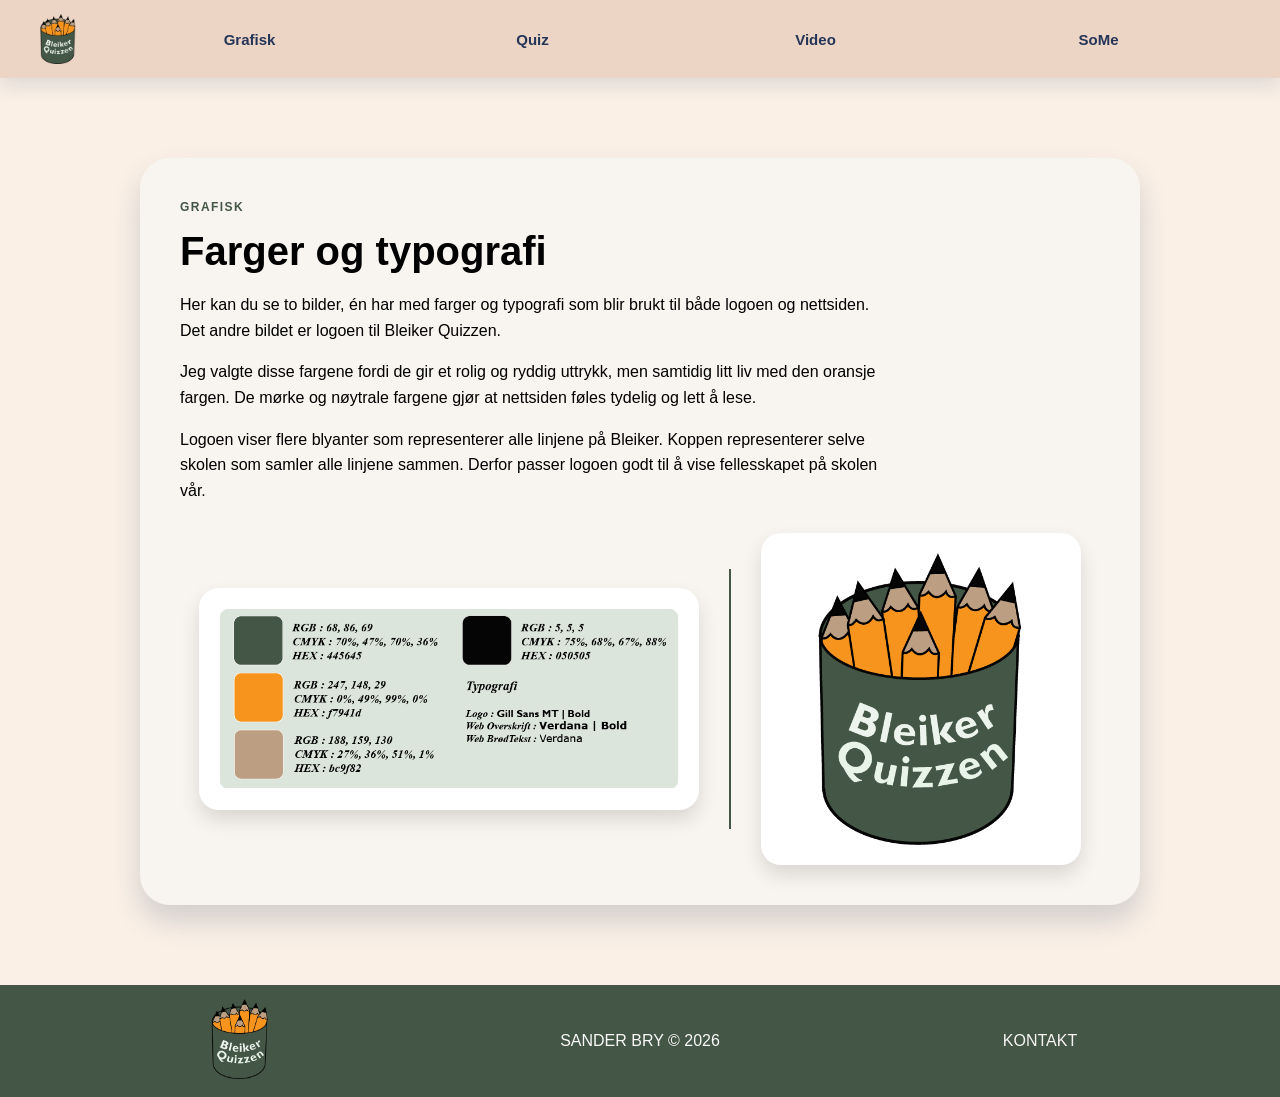
<file: HTML/grafisk.html>
<!DOCTYPE html>
<html lang="nb">
<head>
    <meta charset="UTF-8">
    <meta name="viewport" content="width=device-width, initial-scale=1.0">
    <title>Grafisk</title>
    <link rel="stylesheet" href="../CSS/styles.css">
</head>
<body>
    <section class="Navbar">
        <ul>
        <li><a href="../index.html"><img src="../Img/BleikerQuizzenLogo.png" alt="En kopp med flere blyanter, det står Bleiker Quizzen på den"></a></li>
        <li><a href="./grafisk.html">Grafisk</a></li>
        <li><a href="./quiz.html">Quiz</a></li>
        <li><a href="./video.html">Video</a></li>
        <li><a href="./SoMe.html">SoMe</a></li>
        </ul>
    </section>

    <section class="mainContent">

        <main class="grafiskSide">
            <section class="grafiskStorCard">
                <div class="grafiskSideTekst">
                    <p class="litenP">GRAFISK</p>
                    <h1>Farger og typografi</h1>
                    <p>
                        Her kan du se to bilder, én har med farger og typografi som blir brukt til både logoen og nettsiden. 
                        Det andre bildet er logoen til Bleiker Quizzen.
                    </p>
                    <p>
                        Jeg valgte disse fargene fordi de gir et rolig og ryddig uttrykk, men samtidig litt liv med den oransje fargen. 
                        De mørke og nøytrale fargene gjør at nettsiden føles tydelig og lett å lese.
                    </p>
                    <p>
                        Logoen viser flere blyanter som representerer alle linjene på Bleiker. 
                        Koppen representerer selve skolen som samler alle linjene sammen. 
                        Derfor passer logoen godt til å vise fellesskapet på skolen vår.
                    </p>
                </div>
                
                <div class="grafiskBilder">
                    <div class="grafiskBoks grafiskFargerBoks">
                        <img class="grafiskFargerBilde" src="../Img/BleikerQuizzenFargerSkrift.png" alt="Farger og typografi brukt i Bleiker Quizzen">
                    </div>
                    
                    <div class="grafiskLinje"></div>
                    
                    <div class="grafiskBoks grafiskLogoBoks">
                        <img class="grafiskLogoBilde" src="../Img/BleikerQuizzenLogo.png" alt="Logo til Bleiker Quizzen">
                    </div>
                </div>
            </section>
        </main>
    </section>
        
    <section class="footer">
        <ul>
            <li><a href="../index.html"><img src="../Img/BleikerQuizzenLogo.png" alt="En kopp med flere blyanter, det står Bleiker Quizzen på den"></a></li>
            <li><p>SANDER BRY © 2026</p></li>
            <li><a href="./kontakt.html">KONTAKT</a></li>
        </ul>
    </section>
</body>
</html>
</file>
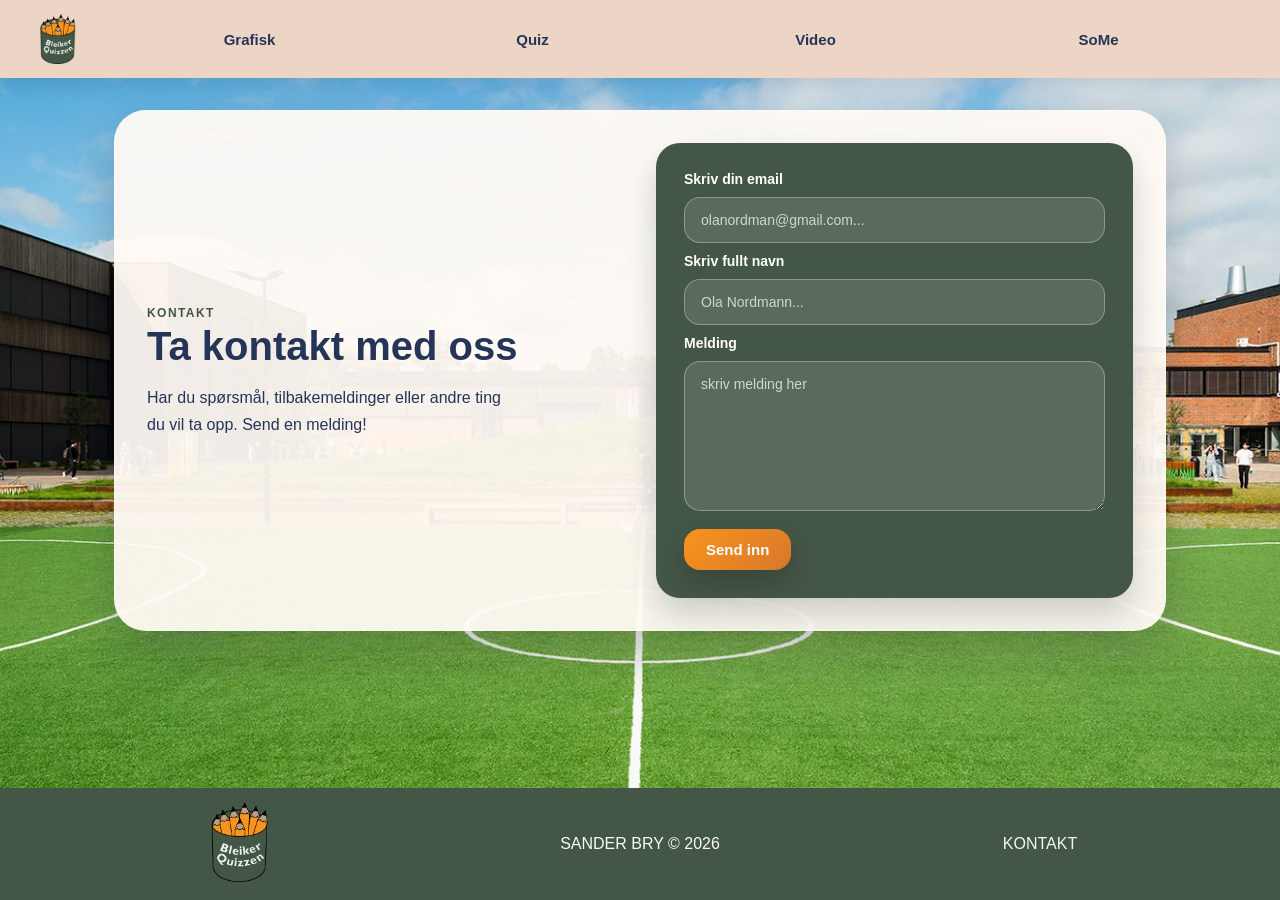
<file: HTML/kontakt.html>
<!DOCTYPE html>
<html lang="nb">
<head>
    <meta charset="UTF-8">
    <meta name="viewport" content="width=device-width, initial-scale=1.0">
    <title>KONTAKT OSS</title>
    <link rel="stylesheet" href="../CSS/styles.css">
</head>
<body class="kontaktBody">

    <section class="Navbar">
        <ul>
        <li><a href="../index.html"><img src="../Img/BleikerQuizzenLogo.png" alt="En kopp med flere blyanter, det står Bleiker Quizzen på den"></a></li>
        <li><a href="./grafisk.html">Grafisk</a></li>
        <li><a href="./quiz.html">Quiz</a></li>
        <li><a href="./video.html">Video</a></li>
        <li><a href="./SoMe.html">SoMe</a></li>
        </ul>
    </section>

    <main class="kontaktSide">
        <section class="kontaktCard">
            <div class="kontaktIntro">
                <p class="litenP">KONTAKT</p>
                <h1>Ta kontakt med oss</h1>
                <p>
                    Har du spørsmål, tilbakemeldinger eller andre ting du vil ta opp.
                    Send en melding!
                </p>
            </div>

            <form action="../index.html" class="kontaktForm">
                <label for="kontakt-email">Skriv din email</label>
                <input id="kontakt-email" type="email" name="email" placeholder="olanordman@gmail.com..." required>

                <label for="kontakt-name">Skriv fullt navn</label>
                <input id="kontakt-name" type="text" name="name" placeholder="Ola Nordmann..." required>

                <label for="kontakt-message">Melding</label>
                <textarea id="kontakt-message" name="message" rows="7" placeholder="skriv melding her" required></textarea>

                <button type="submit">Send inn</button>
            </form>
        </section>
    </main>

    <section class="footer">
        <ul>
            <li><a href="../index.html"><img src="../Img/BleikerQuizzenLogo.png" alt="En kopp med flere blyanter, det står Bleiker Quizzen på den"></a></li>
            <li><p>SANDER BRY © 2026</p></li>
            <li><a href="./kontakt.html">KONTAKT</a></li>
        </ul>
    </section>
</body>
</html>
</file>
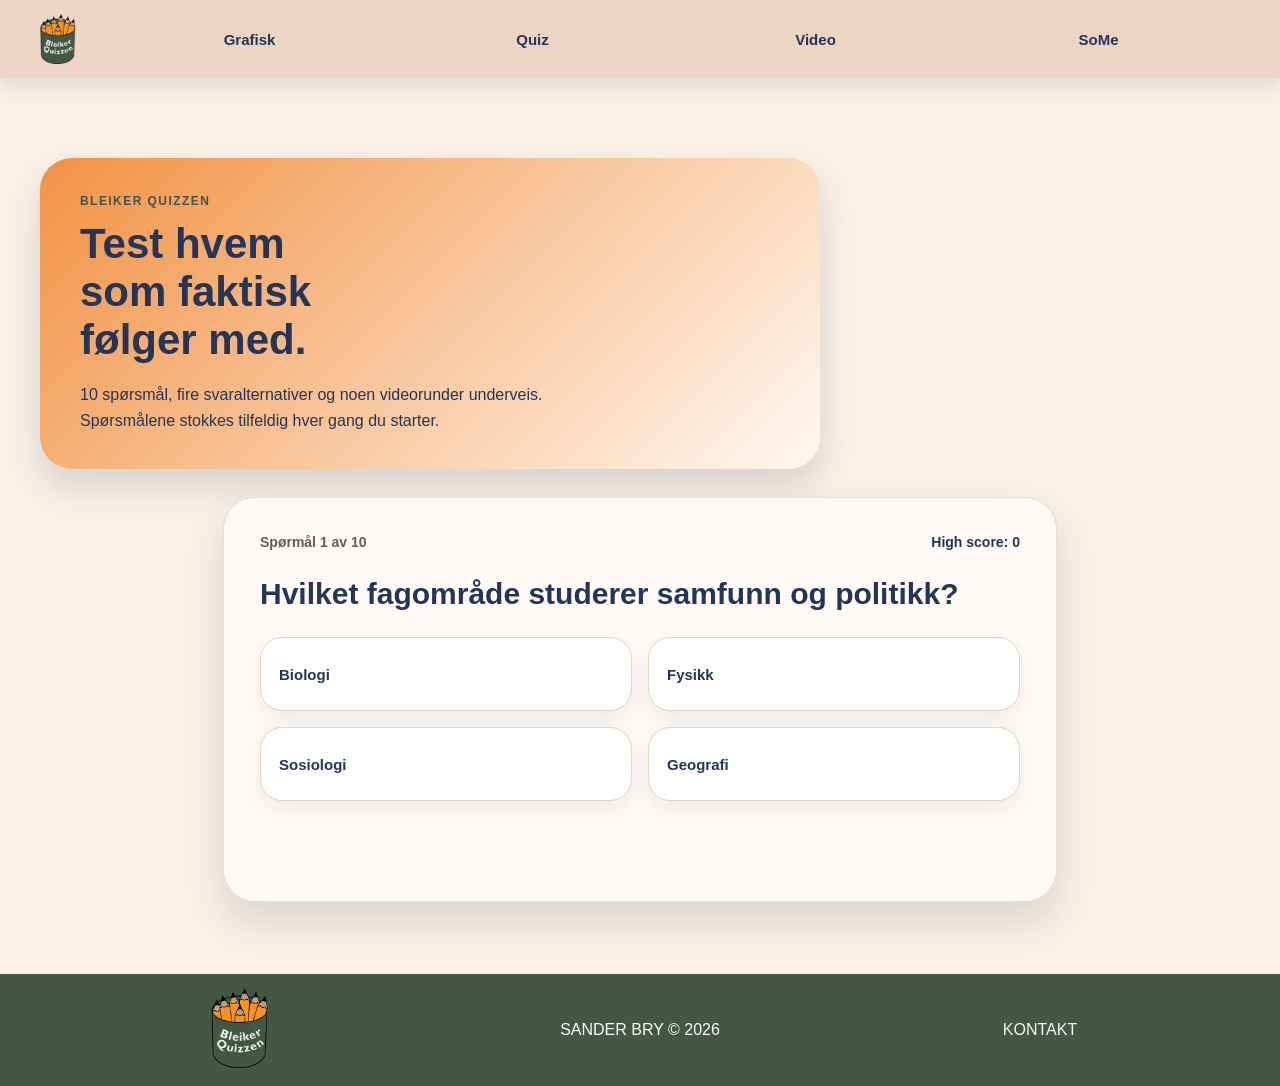
<file: HTML/quiz.html>
<!DOCTYPE html>
<html lang="nb">
<head>
    <meta charset="UTF-8">
    <meta name="viewport" content="width=device-width, initial-scale=1.0">
    <title>Bleiker Quiz</title>
    <link rel="stylesheet" href="../CSS/styles.css">
    <script src="../JavaScript/main.js" defer></script>
</head>
<body>
    
<section class="Navbar">
    <ul>
      <li><a href="../index.html"><img src="../Img/BleikerQuizzenLogo.png" alt="En kopp med flere blyanter, det står Bleiker Quizzen på den"></a></li>
      <li><a href="./grafisk.html">Grafisk</a></li>
      <li><a href="./quiz.html">Quiz</a></li>
      <li><a href="../HTML/video.html">Video</a></li>
      <li><a href="./SoMe.html">SoMe</a></li>
    </ul>
  </section>
 
  <main class="quizPage">
    <section class="quizHero">
      <div class="quizHeroText">
        <p class="litenP">BLEIKER QUIZZEN</p>
        <h1>Test hvem som faktisk følger med.</h1>
        <p class="quizIntro">
          10 spørsmål, fire svaralternativer og noen videorunder underveis.
          Spørsmålene stokkes tilfeldig hver gang du starter.
        </p>
      </div>
    </section>
 
    <section class="quizStage">
      <div class="quizCard" id="quiz-app">
        <div class="quizTop">
          <p class="quizProgress" id="quiz-progress">Spørsmål 1 av 10</p>
          <p class="quizScore" id="quiz-score">High score: 0</p>
        </div>
 
        <div id="questionContainer">
 
          <div class="quizMedia" id="video" style="display:none;"></div>
 
          <h2 class="quizQuestion" id="question">Laster spørsmål...</h2>
 
          <div class="quizAnswers" id="buttons"></div>
 
          <div class="quizFeedback" id="feedback" aria-live="polite"></div>
 
          <div class="quizActions">
            <div id="next"></div>
          </div>
 
        </div>
 
        <div id="summary" style="display:none; flex-direction:column; align-items:center;">
          <p id="totalScore"></p>
          <section class="leaderboard" aria-labelledby="leaderboard-title">
            <h3 id="leaderboard-title">Top 5</h3>
            <ol id="leaderboardList"></ol>
          </section>
        </div>
 
      </div>
    </section>
  </main>
 
  <section class="footer">
    <ul>
      <li><a href="../index.html"><img src="../Img/BleikerQuizzenLogo.png" alt="En kopp med flere blyanter, det står Bleiker Quizzen på den"></a></li>
      <li><p>SANDER BRY © 2026</p></li>
      <li><a href="./kontakt.html">KONTAKT</a></li>
    </ul>
  </section>
 
</body>
</html>
</file>
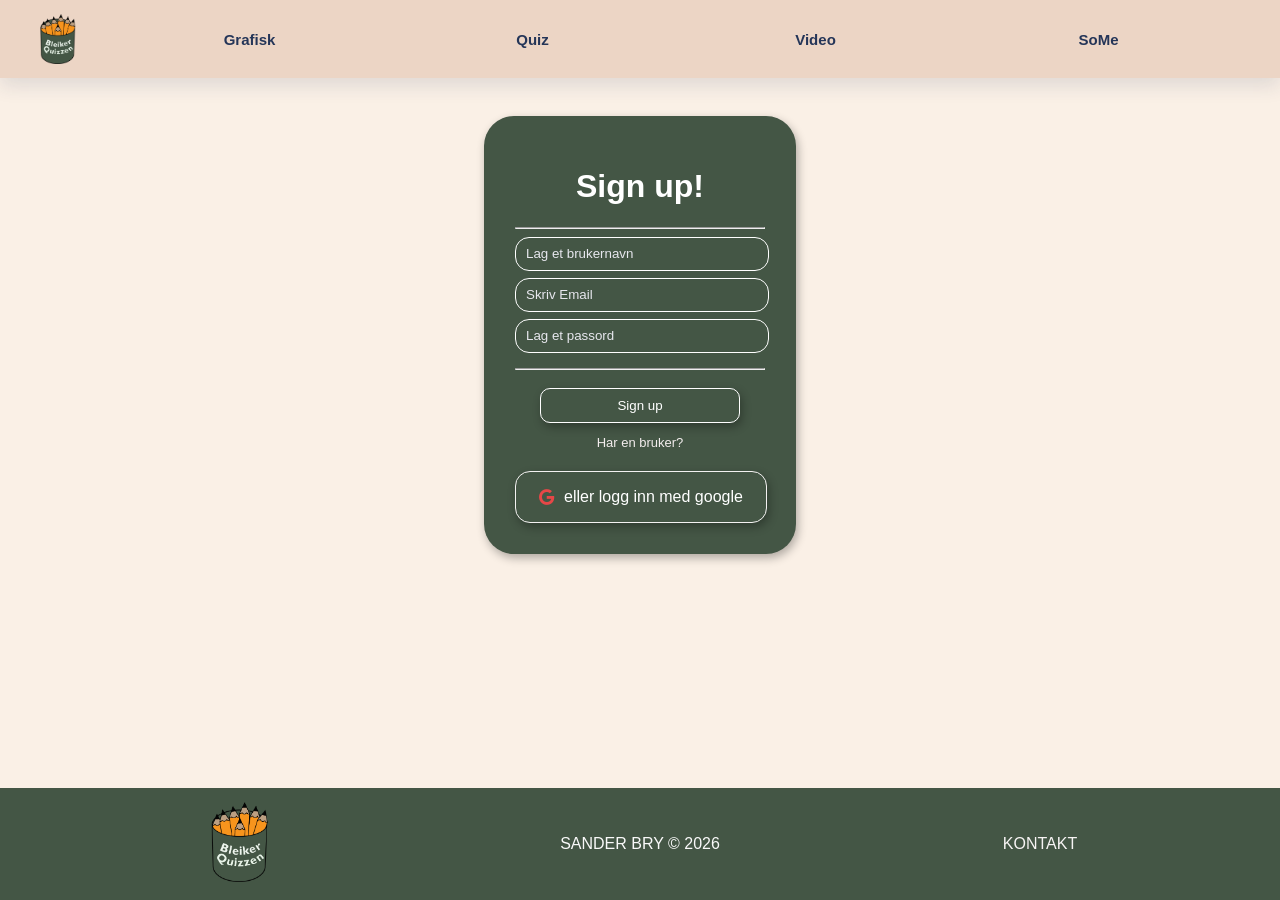
<file: HTML/registrer.html>
<!DOCTYPE html>
<html lang="en">
<head>
    <meta charset="UTF-8">
    <meta name="viewport" content="width=device-width, initial-scale=1.0">
    <title>Signup</title>
    <link rel="stylesheet" href="../CSS/styles.css">
    <link rel="stylesheet" href="https://cdnjs.cloudflare.com/ajax/libs/font-awesome/6.5.0/css/all.min.css">
    <script src="../JavaScript/login.js" defer></script>
</head>
<body>

  <section class="Navbar">
    <ul>
      <li><a href="../index.html"><img src="../Img/BleikerQuizzenLogo.png" alt="En kopp med flere blyanter, det står Bleiker Quizzen på den"></a></li>
      <li><a href="./grafisk.html">Grafisk</a></li>
      <li><a href="./HTML/quiz.html">Quiz</a></li>
      <li><a href="#videoCards">Video</a></li>
      <li><a href="#video-3">SoMe</a></li>
    </ul>
  </section>

    <div class="rememberLogInn" id="Signup">
      <h1>Sign up!</h1><hr>

      <form action="../index.html" class="loginForm">

        <label for="text">Skriv navnet ditt</label>
        <input type="text" name="username" placeholder="Lag et brukernavn" required>

        <label for="email">Skriv emailen din</label>
        <input type="email" name="email" placeholder="Skriv Email" required>

        <label for="password">Skriv passorde ditt</label>
        <input type="password" name="password" placeholder="Lag et passord" required>
        <hr>
        <button type="submit">Sign up</button>
      </form>
      
      <div class="forgot">
        <a href="../index.html">Har en bruker?</a>
      </div>

      <div class="sosialeLogin">
        <a href="#">
          <i class="fa-brands fa-google"></i>
          <p>eller logg inn med google</p>
        </a>
      </div>
    </div>

    <section class="footer">
        <ul>
            <li><a href="../index.html"><img src="../Img/BleikerQuizzenLogo.png" alt="En kopp med flere blyanter, det står Bleiker Quizzen på den"></a></li>
            <li><p>SANDER BRY © 2026</p></li>
            <li><a href="./kontakt.html">KONTAKT</a></li>
        </ul>
    </section>
</body>
</html>
</file>
<file: CSS/styles.css>
html {
    scroll-behavior: smooth;
}
 
body {
    width: 100%;
    min-height: 100vh;
    margin: 0;
    display: flex;
    flex-direction: column;
    background-color: #FAF0E6;
    font-family: Verdana, Geneva, Tahoma, sans-serif;
}
 
 
.Navbar {
    width: 100%;
    background-color: #ecd5c5;
    position: sticky;
    top: 0;
    z-index: 1000;
    box-shadow: 0 8px 18px rgba(36, 53, 88, 0.12);
}
 
.Navbar ul {
    display: flex;
    flex-direction: row;
    list-style: none;
    justify-content: space-between;
    align-items: center;
    width: min(1200px, calc(100% - 64px));
    margin: 0;
    padding: 14px 0;
    margin-inline: auto;
 
}
 
.Navbar li {
    display: flex;
    align-items: center;
    justify-content: center;
    flex: 1;
}
 
.Navbar li:first-child {
    justify-content: flex-start;
    flex: 0 0 auto;
    margin-right: 32px;
}
 
.Navbar li a {
    display: inline-flex;
    align-items: center;
    justify-content: center;
    font-family: Verdana, Geneva, Tahoma, sans-serif;
    font-size: 15px;
    font-weight: bold;
    color: #243558;
    text-decoration: none;
}
 
.Navbar img {
    height: 50px;
    width: auto;
}
 
 
.mainCards {
    display:flex;
    flex-direction: row;
}
 
.mainBanner h1 {
    font-family: Verdana, Geneva, Tahoma, sans-serif;
    font-weight: bold;
    font-size: 40px;
    margin-top: 0px;
}
 
.mainBanner p {
    font-family: Verdana, Geneva, Tahoma, sans-serif;
    font-size: 15px;
}

.mainBanner .litenP {
    font-size: 12px;
}
 
.mainBanner {
    border: 1px solid transparent;
    padding: 30px;
    width: 500px;
    height: 300px;
    border-radius: 30px;
    background: linear-gradient(to bottom left, #f7941d, rgb(250, 250, 253));
    box-shadow: 2px 4px 10px rgba(0, 0, 0, 0.3);
    margin: 70px 0px 100px 150px;
}
 
.quizBox {
    margin-top: 28px;
}
 
.quizBox a {
    display: inline-flex;
    align-items: center;
    justify-content: center;
    min-width: 80px;
    min-height: 42px;
    padding: 0 26px;
    text-decoration: none;
    color: white;
    border: 1px solid transparent;
    background: linear-gradient(135deg, #243558, #314a77);
    border-radius: 16px;
    font-family: Verdana, Geneva, Tahoma, sans-serif;
    font-size: 15px;
    font-weight: bold;
    letter-spacing: 0.02em;
    box-shadow: 0 12px 24px rgba(36, 53, 88, 0.22);
    transition: transform 0.2s ease, box-shadow 0.2s ease, background 0.2s ease;
}
 
.quizBox a:hover {
    transform: translateY(-2px);
    box-shadow: 0 16px 28px rgba(36, 53, 88, 0.28);
    background: linear-gradient(135deg, #1f2f4e, #3a5689);
}
 
#Signup {
    margin: 38px auto;
}

.rememberLogInn {
    border: 1px solid transparent;
    padding: 30px;
    width: 250px;
    height: fit-content;
    border-radius: 30px;
    background: #445645;
    box-shadow: 2px 4px 10px rgba(0, 0, 0, 0.3);
    margin: 70px 0px 100px 150px;
    text-align: center;
}
 
.rememberLogInn h1 {
    color: white;
}

.loginForm label {
    color: white;
    display: none;
}
 
.loginForm input {
    background-color: transparent;
    border-radius: 14px;
    width: 240px;
    height: 30px;
    border: 1px solid white;
    padding-left: 10px;
}
 
.loginForm input::placeholder {
    color: rgb(231, 231, 238);
}
 
.loginForm input:first-child {
    margin-top: 10px;
    margin-bottom: 10px;
}
 
.loginForm input {
    margin-bottom: 7px;
}
 
.loginForm button {
    color: white;
    width: 200px;
    height: 35px;
    border-radius: 10px;
    margin: 10px;
    background-color: transparent;
    border: 1px solid white;
    box-shadow: 2px 4px 10px rgba(0, 0, 0, 0.3);
}

.forgot a {
    text-decoration: none;
    color: rgb(243, 237, 237);
    font-size: 13px;
    margin: 5px;
}
 
.sosialeLogin a {
    width: 250px;
    background-color: transparent;
    display: flex;
    flex-direction: row;
    gap: 10px;
    align-items: center;
    border: 1px solid rgb(243, 241, 241);
    padding: 0px;
    justify-content: center;
    margin-top: 20px;
    box-shadow: 2px 4px 10px rgba(0, 0, 0, 0.3);
    border-radius: 15px;
    text-decoration: none;

}
 
.sosialeLogin p {
    color: white;
}
 
.fa-brands {
    height: fit-content;
    color: rgb(231, 71, 71);
}

.grafiskLink {
    width: 900px;
    margin: 0 auto;
    display: block;
    text-decoration: none;
    color: black;
}

.grafiskCard {
    width: 900px;
    display: flex;
    align-items: center;
    justify-content: space-between;
    gap: 40px;
    margin: 0 auto 150px;
    padding: 36px;
    border-radius: 30px;
    background-color: #f8f4ef;
    box-shadow: 0 16px 28px rgba(36, 53, 88, 0.18);
    transition: transform 0.2s ease, box-shadow 0.2s ease;
}

.grafiskCard:hover {
    transform: translateY(-4px);
    box-shadow: 0 18px 30px rgba(36, 53, 88, 0.24);
}

.grafiskTekst {
    width: 420px;
}

.grafiskTekst h2 {
    font-size: 34px;
    margin-bottom: 16px;
}

.grafiskTekst p {
    line-height: 1.6;
    margin-bottom: 26px;
}

.grafiskBilde img {
    width: 420px;
    display: block;
    border-radius: 20px;
    box-shadow: 0 12px 24px rgba(0, 0, 0, 0.18);
}

.grafiskSide {
    width: 1000px;
    margin: 0 auto;
    padding: 80px 0;
}

.grafiskStorCard {
    padding: 40px;
    border-radius: 30px;
    background-color: #f8f4ef;
    box-shadow: 0 16px 28px rgba(36, 53, 88, 0.18);
}

.grafiskSideTekst {
    width: 700px;
    margin-bottom: 30px;
}

.grafiskSideTekst h1 {
    margin: 10px 0 18px;
    font-size: 40px;
}

.grafiskSideTekst p {
    line-height: 1.6;
}

.grafiskBilder {
    display: flex;
    align-items: center;
    justify-content: center;
    gap: 30px;
}

.grafiskBoks {
    width: 360px;
    padding: 20px;
    background-color: white;
    border-radius: 20px;
    box-shadow: 0 10px 20px rgba(0, 0, 0, 0.12);
    box-sizing: border-box;
}

.grafiskBoks img {
    display: block;
    border-radius: 12px;
    margin: 0 auto;
}

.grafiskFargerBoks {
    width: 500px;
}

.grafiskLogoBoks {
    width: 320px;
}

.grafiskFargerBilde {
    width: 100%;
}

.grafiskLogoBilde {
    width: 75%;
}


.grafiskLinje {
    width: 2px;
    height: 260px;
    background-color: #445645;
}

.VideoCards h1 {
    margin-left: 50px;
}
 
.VideoCards p {
    width: 50ch;
}
 
.VideoCards li {
    list-style: none;
    background-color: rgb(253, 251, 251);
    margin-bottom: 30px;
    border: 1px solid white;
    width: fit-content;
    height: auto;
    padding: 40px;
    border-radius: 30px;
    box-shadow: 0 16px 28px rgba(36, 53, 88, 0.28);
 
}
 
.Video1, .Video2, .Video3{
    display: flex;
}
 
.Video1 video {
    height: 200px;
    margin-left: 100px;
}
 
.Video2 video {
    height: 200px;
    margin-left: 100px;
}
 
.Video3 video {
    height: 200px;
    margin-left: 100px;
}
.footer {
    background-color: #445645;
    margin-top: auto;
    position: relative;
    z-index: 10;
}
 
.footer ul {
    display: flex;
    flex-direction: row;
    list-style: none;
    justify-content: space-evenly;
    align-items: center;
    width: min(1200px, calc(100% - 64px));
    margin: 0 auto;
    padding: 14px 0;
}
 
.footer li {
    display: flex;
    align-items: center;
    justify-content: center;
    flex: 1;
    text-align: center;
}
 
.footer img {
    height: 80px;
    width: auto;
}
 
.footer a {
    text-decoration: none;
    color: rgb(247, 244, 244);
}
 
.footer p {
    color: rgb(249, 249, 249);  
}
.quizPage {
    width: min(1200px, calc(100% - 48px));
    margin: 0 auto;
    padding: 48px 0 72px;
}
 
.quizHero {
    margin: 32px 0 28px;
}
 
.quizHeroText {
    max-width: 700px;
    padding: 36px 40px;
    border-radius: 32px;
    background: linear-gradient(135deg, rgba(241, 141, 59, 0.95), rgba(255, 248, 241, 0.98));
    box-shadow: 0 18px 34px rgba(36, 53, 88, 0.16);
}
 
.quizEyebrow,
.quizIntro,
.quizProgress,
.quizFeedback,
#buttons button,
.quizRestartBtn,
#next button {
    font-family: Verdana, Geneva, Tahoma, sans-serif;
}
 
.quizEyebrow {
    margin: 0 0 10px;
    font-size: 12px;
    font-weight: bold;
    letter-spacing: 0.12em;
    color: #445645;
}
 
.quizHeroText h1,
.quizQuestion {
    margin: 0;
    font-family: Verdana, Geneva, Tahoma, sans-serif;
    color: #243558;
}
 
.quizHeroText h1 {
    font-size: 42px;
    max-width: 12ch;
}
 
.quizIntro {
    max-width: 52ch;
    margin: 18px 0 0;
    color: #243558;
    line-height: 1.6;
}
 
.quizStage {
    display: flex;
    justify-content: center;
}
 
.quizCard {
    width: min(760px, 100%);
    padding: 36px;
    border-radius: 32px;
    background: #fffaf5;
    box-shadow: 0 20px 38px rgba(36, 53, 88, 0.14);
    border: 1px solid rgba(236, 213, 197, 0.8);
}
 
.quizTop {
    display: flex;
    justify-content: space-between;
    align-items: center;
    gap: 16px;
    margin-bottom: 24px;
}
 
.quizProgress {
    margin: 0;
    font-size: 14px;
    color: #6c5b4f;
    font-weight: bold;
}

.quizScore {
    margin: 0;
    font-family: Verdana, Geneva, Tahoma, sans-serif;
    font-size: 14px;
    color: #243558;
    font-weight: bold;
}
 
.quizRestartBtn,
#next button {
    min-height: 44px;
    border: 0;
    border-radius: 16px;
    padding: 0 22px;
    background: linear-gradient(135deg, #243558, #314a77);
    color: white;
    font-size: 15px;
    font-weight: bold;
    box-shadow: 0 12px 24px rgba(36, 53, 88, 0.18);
    cursor: pointer;
    transition: transform 0.2s ease, opacity 0.2s ease;
}
 
.quizRestartBtn:hover,
#next button:hover {
    transform: translateY(-2px);
}
 
.quizMedia {
    margin-bottom: 24px;
}
 
.quizMedia video,
#video video {
    width: 100%;
    max-height: 360px;
    border-radius: 22px;
    background-color: #ddd4cb;
    object-fit: cover;
}
 
.quizQuestion {
    font-size: 30px;
    line-height: 1.3;
    margin-bottom: 24px;
}
 
.quizAnswers,
#buttons {
    display: grid;
    grid-template-columns: repeat(2, minmax(0, 1fr));
    gap: 16px;
}
 
#buttons button {
    min-height: 74px;
    padding: 16px 18px;
    border: 1px solid #e4d2c3;
    border-radius: 22px;
    background: white;
    color: #243558;
    text-align: left;
    font-size: 15px;
    font-weight: bold;
    cursor: pointer;
    box-shadow: 0 10px 24px rgba(36, 53, 88, 0.08);
    transition: transform 0.2s ease, border-color 0.2s ease, box-shadow 0.2s ease;
}
 
#buttons button:hover:not(:disabled) {
    transform: translateY(-2px);
    border-color: #f18d3b;
    box-shadow: 0 14px 28px rgba(36, 53, 88, 0.12);
}
 
#buttons button:disabled {
    cursor: default;
}
 
#buttons button.correct {
    background-color: #e8f4e7;
    border-color: #6c9a6d;
    color: #2b5b2c;
}
 
#buttons button.wrong {
    background-color: #fde8e4;
    border-color: #d27b6e;
    color: #8b3d33;
}
 
.quizFeedback {
    min-height: 24px;
    margin: 22px 0 0;
    font-size: 14px;
    font-weight: bold;
    color: #243558;
}
 
.quizActions {
    display: flex;
    justify-content: flex-end;
    margin-top: 18px;
}
 
#totalScore {
    font-family: Verdana, Geneva, Tahoma, sans-serif;
    font-size: 20px;
    font-weight: bold;
    color: #243558;
    text-align: center;
    padding: 24px;
}

.leaderboard {
    width: min(420px, 100%);
    margin-top: 8px;
    padding: 24px;
    border-radius: 24px;
    background: white;
    border: 1px solid #e4d2c3;
    box-shadow: 0 10px 24px rgba(36, 53, 88, 0.08);
}

.leaderboard h3 {
    margin: 0 0 16px;
    font-family: Verdana, Geneva, Tahoma, sans-serif;
    color: #243558;
    text-align: center;
}

#leaderboardList {
    margin: 0;
    padding-left: 24px;
    font-family: Verdana, Geneva, Tahoma, sans-serif;
    color: #243558;
}

#leaderboardList li {
    display: flex;
    justify-content: space-between;
    align-items: center;
    gap: 16px;
    padding: 10px 0;
    border-bottom: 1px solid #f0e3d8;
}

#leaderboardList li:last-child {
    border-bottom: 0;
}
 

.kontaktBody {
    height: 100%;
    min-height: 100vh;
    background-image: url(../Img/KontaktBakgrunn.jpg);
    background-position: center;
    background-size: cover;
    background-repeat: no-repeat;
    position: relative;
}

.kontaktBody::before {
    position: absolute;
    inset: 0;
    background: linear-gradient(135deg, rgba(20, 31, 51, 0.64), rgba(68, 86, 69, 0.38));
}

.kontaktSide {
    position: relative;
    z-index: 1;
    width: min(100%, 1100px);
    margin: 0 auto;
    padding: 32px 24px;
    box-sizing: border-box;
}

.kontaktCard {
    display: grid;
    grid-template-columns: 1fr 1fr;
    gap: 32px;
    align-items: stretch;
    padding: 32px;
    border-radius: 32px;
    background: rgba(255, 250, 245, 0.94);
    box-shadow: 0 24px 48px rgba(18, 29, 47, 0.24);
    border: 1px solid rgba(255, 255, 255, 0.4);
}

.kontaktIntro {
    display: flex;
    flex-direction: column;
    justify-content: center;
    color: #243558;
}

.litenP {
    margin: 0 0 12px;
    font-size: 12px;
    font-weight: bold;
    letter-spacing: 0.12em;
    color: #445645;
}

.kontaktIntro h1 {
    margin: 0 0 16px;
    font-size: 40px;
    line-height: 1.1;
}

.kontaktIntro p {
    margin: 0;
    line-height: 1.7;
    max-width: 42ch;
}

.kontaktForm {
    display: flex;
    flex-direction: column;
    gap: 10px;
    padding: 28px;
    border-radius: 24px;
    background: #445645;
    box-shadow: 0 16px 30px rgba(18, 29, 47, 0.18);
}

.kontaktForm label {
    color: white;
    font-size: 14px;
    font-weight: bold;
}

.kontaktForm input,
.kontaktForm textarea {
    width: 100%;
    box-sizing: border-box;
    padding: 14px 16px;
    border-radius: 16px;
    border: 1px solid rgba(255, 255, 255, 0.3);
    background: rgba(255, 255, 255, 0.12);
    color: white;
    font-family: Verdana, Geneva, Tahoma, sans-serif;
    font-size: 14px;
    outline: none;
}

.kontaktForm input::placeholder,
.kontaktForm textarea::placeholder {
    color: rgba(255, 255, 255, 0.72);
}

.kontaktForm textarea {
    min-height: 150px;
    resize: vertical;
}

.kontaktForm input:focus,
.kontaktForm textarea:focus {
    border-color: #f7941d;
    box-shadow: 0 0 0 3px rgba(241, 141, 59, 0.2);
}

.kontaktForm button {
    width: fit-content;
    margin-top: 8px;
    padding: 12px 22px;
    border: 0;
    border-radius: 16px;
    background: linear-gradient(135deg, #f7941d, #d9772c);
    color: white;
    font-family: Verdana, Geneva, Tahoma, sans-serif;
    font-size: 15px;
    font-weight: bold;
    cursor: pointer;
    box-shadow: 0 12px 24px rgba(0, 0, 0, 0.18);
    transition: 0.1s;
}

.kontaktForm button:hover {
    transform: translateY(-2px);
}

.mainCard {
    width: 100%;
    padding-bottom: 80px;
}

.textHero {
    margin: 100px auto;
    max-width: 700px;
    padding: 36px 40px;
    border-radius: 32px;
    background: linear-gradient(135deg, rgba(241, 141, 59, 0.95), rgba(255, 248, 241, 0.98));
    box-shadow: 0 18px 34px rgba(36, 53, 88, 0.16);
}

.fullVideo {
    width: 1000px;
    margin: 0 auto;
    display: flex;
    flex-direction: row;
    gap: 32px;
}

.fullVersjon video {
    width: 100%;
    border-radius: 30px;
    display: block;
}

.fullVersjon {
    display: flex;
    flex-direction: column;
    align-items: flex-start;
    justify-content: flex-start;
    flex: 2;
    background-color: rgb(253, 251, 251);
    padding: 28px;
    border-radius: 30px;
    box-shadow: 0 16px 28px rgba(36, 53, 88, 0.28);
}

.SoMeInnhold video {
    width: 100%;
    max-width: 230px;
    border-radius: 30px;
    display: block;
}

.SoMeInnhold {
    display: flex;
    flex-direction: column;
    align-items: center;
    justify-content: flex-start;
    flex: 1;
    background-color: rgb(253, 251, 251);
    padding: 28px;
    border-radius: 30px;
    box-shadow: 0 16px 28px rgba(36, 53, 88, 0.18);
}

.fullVersjon h1 {
    margin: 0 0 18px;
    color: #243558;
}

.quizHero {
    margin: 32px 0 28px;
}
 
.mainContent {
    width: 100%;
}

.SoMeSide {
    width: min(1000px, calc(100% - 32px));
    margin: 0 auto;
    padding: 80px 0;
}

.SoMeStorCard {
    display: flex;
    flex-direction: row;
    align-items: center;
    gap: 20px;
    padding: 40px;
    border-radius: 30px;
    background-color: #f8f4ef;
    box-shadow: 0 16px 28px rgba(36, 53, 88, 0.18);
}

.SoMeSideTekst {
    width: 700px;
    margin-bottom: 30px;
}

.SoMeSideTekst h1 {
    margin: 10px 0 18px;
    font-size: 40px;
}

.SoMeSideTekst p {
    line-height: 1.6;
}

.SoMeTiktok video {
    width: 100%;
    max-width: 230px;
    border-radius: 30px;
    display: block;
}

@media (max-width:500px) {

    .mainCards {
        flex-direction: column;
    }
    .mainBanner h1 {
        font-size: 25px;
        width: 20ch;
    }


    .mainBanner {
        width: 300px;
        height: 250px;
        margin: 50px auto;
    }

    .rememberLogInn {
        margin: 0 auto;
    }

    .grafiskCard {
        width: 300px;
        display: flex;
        flex-direction: column;
        margin: 45px auto;
    }

    .grafiskLink {
        width: 100%;
    }

    .grafiskBilde img {
        width: 100%;
        max-width: 300px;
    }

    .grafiskTekst {
        width: 30ch;
        align-items: center;
        text-align: center;
    }

    .Video1,
    .Video2,
    .Video3 {
        flex-direction: column;
        text-align: center;
    }

    .Video1 video,
    .Video2 video,
    .Video3 video {
        width: 300px;
        margin-left: 0px;
    }

    .VideoCards p {
        width: 30ch;
    }

    .VideoCards {
        width: 100%;
        display: flex;
        justify-content: center;
    }

    .VideoCards ul {
        width: 100%;
        margin: 0 auto;
        padding: 0;
        display: flex;
        flex-direction: column;
        align-items: center;
    }

    .VideoCards li {
        width: 350px;
        align-items: center;
        box-sizing: border-box;
    }

    .VideoCards h1 {
        font-size: 25px;
        width: 18ch;
        margin-left: 0;
        text-align: center;
    }

    .grafiskStorCard {
        width: 300px;
        align-items: center;
    }

    .grafiskSide {
        width: 100%;
        display: flex;
        justify-content: center;
    }

    .grafiskSideTekst {
        width: 100%;
    }

    .grafiskSideTekst p {
        width: 18rem;
    }

    .grafiskSideTekst h1 {
        font-size: 30px;
    }

    .grafiskLinje {
        display: none;
    }

    .grafiskBilder {
        flex-direction: column;
    }
    
    .grafiskFargerBoks {
        width: 350px;
    }

    .grafiskLogoBoks{
        width: 250px;
    }

    .textHero {
        width: 300px;
    }

    .textHeroText h1 {
        font-size: 30px;
    }

    .fullVideo {
        flex-direction: column;
    }

    .fullVersjon {
        width: 350px;
    }

    .fullVersjon video {
        width: 350px;
    }

    .SoMeInnhold {
        width: 250px;
    }

    .mainCard {
        align-content: center;
    }

    .fullVideo {
        width: 80%;
        flex-direction: column;
        align-items: center;
    }

    .fullVersjon,
    .SoMeInnhold {
        width: 90%;
    }

    .fullVersjon video,
    .SoMeInnhold video {
        width: 100%;
    }

    .SoMeStorCard {
        flex-direction: column;
        width: min(340px, 100%);
        box-sizing: border-box;
    }

    .SoMeSide {
        display: flex;
        justify-content: center;
    }

    .SoMeSideTekst {
        width: 100%;
    }

    .SoMeSideTekst p {
        width: auto;
    }

    .SoMeSideTekst h1 {
        font-size: 2rem;
    }

    .SoMeTiktok {
        width: 100%;
        display: flex;
        justify-content: center;
    }

    .kontaktCard {
        display: flex;
        flex-direction: column;
        width: 420px;
        box-sizing: border-box;
    }

    .kontaktBody {
        background-image: none;
        background-color: #FAF0E6;
    }

    .kontaktSide {
        display: flex;
        justify-content: center;
        width: 100%;
        padding: 24px 16px;
        box-sizing: border-box;
    }


}
</file>
